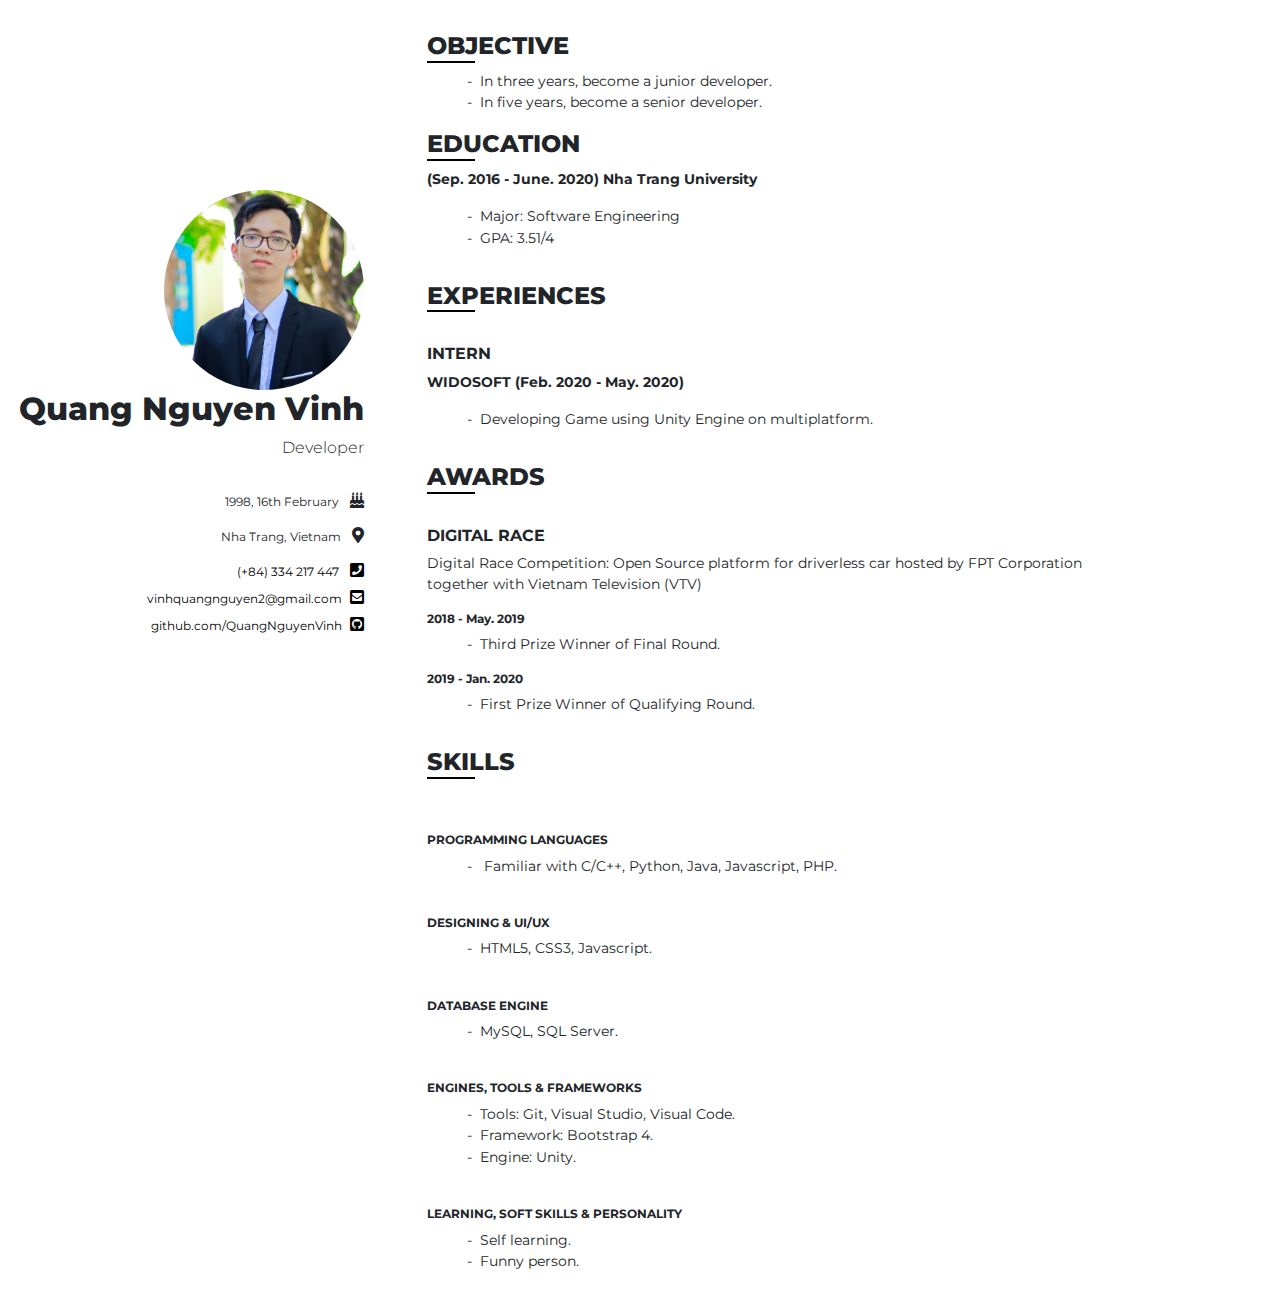
<file: index_cv.html>
<!DOCTYPE html>
<html>
	<head>
		<title>Quang :: Developer</title>
		<meta charset="UTF-8">
		<meta name="viewport" content="width=device-width, initial-scale=1">
		<link rel='stylesheet' href="css/bootstrap.min.css">
		<link rel="stylesheet" href="https://use.fontawesome.com/releases/v5.7.2/css/all.css">
		<link rel='stylesheet' href="css/style.css">
	</head>
	<body>
		<div class="container">
			<div class="row">
				<div class="col-sm-12 col-md-4 left-panel">
					<div class="author">
						<img class="avatar" src="images/avatar3.JPG"/>
						<h1 style="size:12px;">Quang Nguyen Vinh</h1>
						<span class="author-desc">Developer</span>						
						<div class="links">
							<div class="link">
								<p>1998, 16th February <i class="fas fa-birthday-cake"></i></p>
							</div>
							<div class="link">
								<p>Nha Trang, Vietnam <i class="fas fa-map-marker-alt"></i></p>
							</div>
							<div class="link">
								<a href="tel:+84334217447">(+84) 334 217 447 <i class="fas fa-phone-square"></i></a>
							</div>
							<div class="link">
								<a href="mailto:vinhquangnguyen2@gmail.com">vinhquangnguyen2@gmail.com<i class="fas fa-envelope-square"></i></a>
							</div>
							<div class="link">
								<a href="github.com/QuangNguyenVinh">github.com/QuangNguyenVinh<i class="fab fa-github-square"></i></a>
							</div>
						</div>
					</div>
				</div>
				<div class="col-sm-12 col-md-8 right-panel">
					<div class="content">
						<div class="objective">
							<h1>OBJECTIVE</h1>
							<ul class="abilities">
								<li>In three years, become a junior developer.</li>
								<li>In five years, become a senior developer.</li>
							</ul>
						</div>					
						<div class="education">
							<h1>EDUCATION</h1>
							<p><b>(Sep. 2016 - June. 2020) Nha Trang University</b></p>
							<ul class="abilities">
								<li>Major: Software Engineering</li>
								<li>GPA: 3.51/4</li>
							</ul>
						</div>
						<div class="experiences">
							<h1>experiences</h1>
							<div class="list">
								<div class="project">
									<!--<h2>FREELANCER (2018 - CURRENT)</h2>
									<div class="project-date">Nov. 2017 - Jan. 2018</div>
									<p class="project-description">									
									<h3>Web Platform</h3>
									<ul class="abilities">
										<li>Developing Responsive Websites using CSS3, HTML5 and Javascript.</li>
										<!--<li>Developing Web-based & Cross-platform Applications.</li>
									</ul>
									</p>-->																	
									<!--<p class="project-description">									
									<h3>Mobile Platform</h3>
									<ul class="abilities">
										<li>Developing Web-based apps with Cordova.</li>
										<li>Developing Native apps with Java.</li>
									</ul>
									</p>-->
									<!--<p class="project-description">-->
									<h2>INTERN</h2>
									<p><b>WIDOSOFT (Feb. 2020 - May. 2020)</b></p>
									<ul class="abilities">
										<li>Developing Game using Unity Engine on multiplatform.</li>
									</ul>
									<!--</p>-->
								</div>
							</div>
						</div>
						<div class="projects">
							<h1>AWARDS</h1>
							<div class="list" id="projects-list">
								<div class="project">
									<h2>Digital Race</h2>
									<p class="project-description">Digital Race Competition: Open Source platform for driverless car hosted by FPT Corporation together with Vietnam Television (VTV) </p>
									<h3>2018 - May. 2019</h3>
									<ul class="abilities">
										<li>Third Prize Winner of Final Round.</li>
									</ul>
									<h3>2019 - Jan. 2020</h3>
									<ul class="abilities">
										<li>First Prize Winner of Qualifying Round.</li>
									</ul>
								</div>
							</div>
						</div>						
						<div class="skills">
							<h1>skills</h1>
							<div class="list">
								<div class="project">
									<p class="project-description">									
									<h3>PROGRAMMING LANGUAGES</h3>
									<ul class="abilities">
										<li> Familiar with C/C++, Python, Java, Javascript, PHP.</li>
									</ul>
									</p>									
									<p class="project-description">									
									<h3>DESIGNING & UI/UX</h3>
									<ul class="abilities">
										<li>HTML5, CSS3, Javascript.</li>
									</ul>
									</p>									
									<p class="project-description">									
									<h3>DATABASE ENGINE</h3>
									<ul class="abilities">
										<li>MySQL, SQL Server.</li>
									</ul>
									</p>									
									<p class="project-description">									
									<h3>ENGINES, TOOLS & FRAMEWORKS</h3>
									<ul class="abilities">
										<li>Tools: Git, Visual Studio, Visual Code.</li>
										<li>Framework: Bootstrap 4.</li>
										<li>Engine: Unity.</li>
									</ul>
									</p>									
									<p class="project-description">									
									<h3>LEARNING, SOFT SKILLS & PERSONALITY</h3>
									<ul class="abilities">
										<li>Self learning.</li>
										<li>Funny person.</li>
									</ul>
									</p>								
								</div>
							</div>
						</div>
					</div>
				</div>
			</div>
		</div>
		<script src="https://code.jquery.com/jquery-3.4.1.min.js"></script>
		<script src="js/bootstrap.min.js"></script>	
		<script src="js/index.js"></script>	
	</body>
</html>
</file>
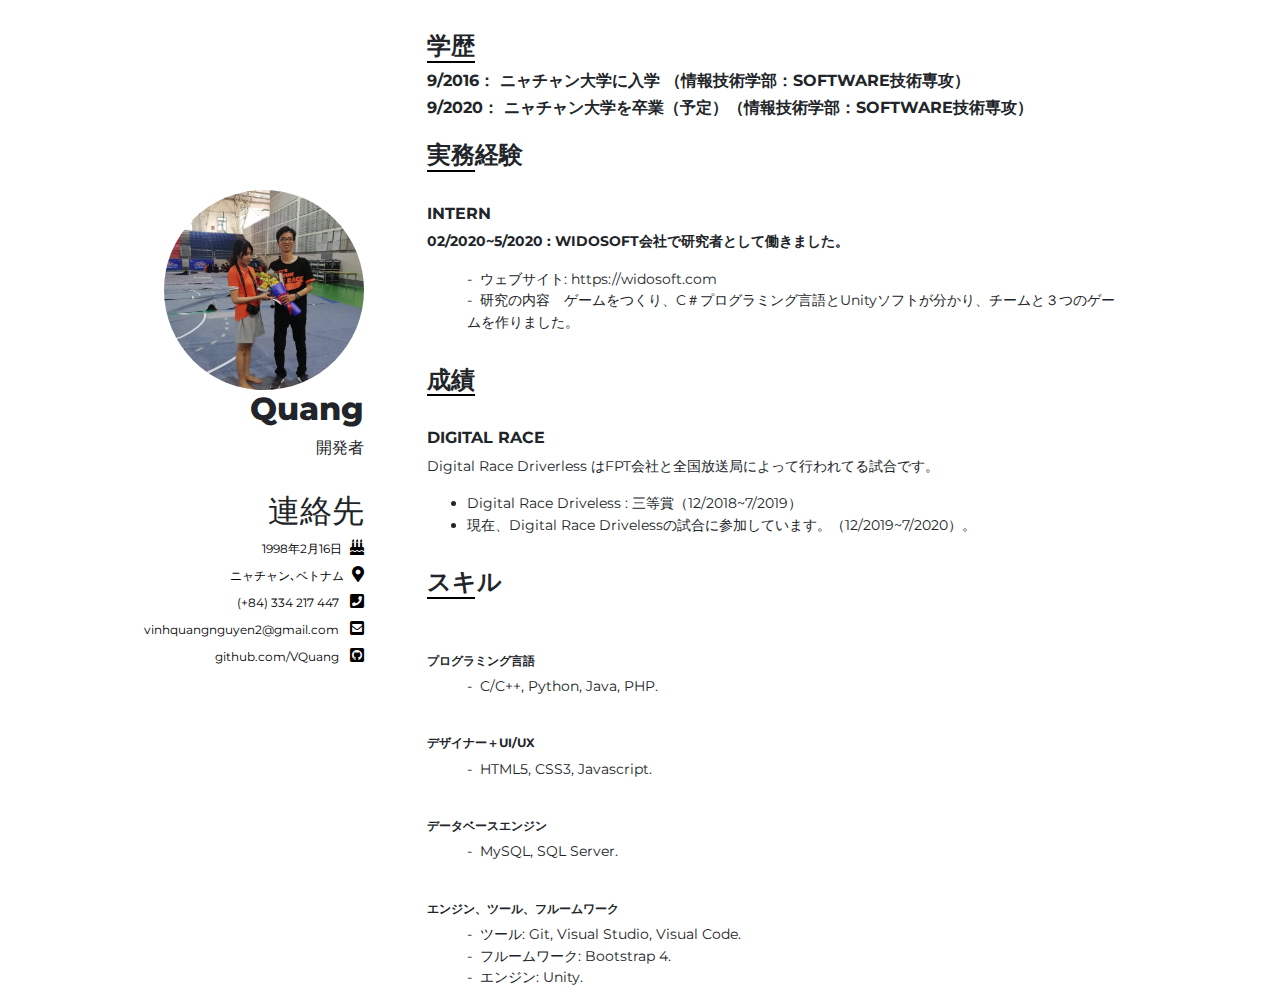
<file: index_jap.html>
<!DOCTYPE html>
<html>
	<head>
		<title>Quang :: Developer</title>
		<meta charset="UTF-8">
		<meta name="viewport" content="width=device-width, initial-scale=1">
		<link rel='stylesheet' href="css/bootstrap.min.css">
		<link rel="stylesheet" href="https://use.fontawesome.com/releases/v5.7.2/css/all.css">
		<link rel='stylesheet' href="css/style.css">
	</head>
	<body>
		<div class="container">
			<div class="row">
				<div class="col-sm-12 col-md-4 left-panel">
					<div class="author">
						<img class="avatar" src="images/avatar.jpg"/>
						<h1>Quang</h1>
						<span class="author-desc">開発者</span>						
						<div class="links">
							<h2>連絡先</h2>
							<div class="link">
								<a href="#">1998年2月16日<i class="fas fa-birthday-cake"></i></a>
							</div>
							<div class="link">
								<a href="#">ニャチャン､ベトナム<i class="fas fa-map-marker-alt"></i></a>
							</div>
							<div class="link">
								<a href="tel:+84845009883">(+84) 334 217 447 <i class="fas fa-phone-square"></i></a>
							</div>
							<div class="link">
								<a href="mailto:vinhquangnguyen2@gmail.com">vinhquangnguyen2@gmail.com <i class="fas fa-envelope-square"></i></a>
							</div>
							<div class="link">
								<a href="https://github.com/VQuang">github.com/VQuang <i class="fab fa-github-square"></i></a>
							</div>
						</div>
					</div>
				</div>
				<div class="col-sm-12 col-md-8 right-panel">
					<div class="content">
						<div class="education">
							<h1>学歴</h1>
							<h2>9/2016： ニャチャン大学に入学 （情報技術学部：Software技術専攻）</h2>
							<h2>9/2020： ニャチャン大学を卒業（予定）（情報技術学部：Software技術専攻）</h2>
						</div>
						<div class="experiences">
							<h1>実務経験</h1>
							<div class="list">
								<div class="project">
									<h2>INTERN</h2>
									<p><b>02/2020~5/2020 : WIDOSOFT会社で研究者として働きました。</b></p>
									<ul class="abilities">
										<li>ウェブサイト: https://widosoft.com</li>
										<li>研究の内容　ゲームをつくり、C＃プログラミング言語とUnityソフトが分かり、チームと３つのゲームを作りました。</li>
									</ul>
									<!--</p>-->
								</div>
							</div>
						</div>
						<div class="projects">
							<h1>成績</h1>
							<div class="list" id="projects-list">
								<div class="project">
									<h2>Digital Race</h2>
									<p class="project-description">Digital Race Driverless はFPT会社と全国放送局によって行われてる試合です。</p>
									<ul>
										<li>Digital Race Driveless : 三等賞（12/2018~7/2019）</li>
										<li>		現在、Digital Race Drivelessの試合に参加しています。（12/2019~7/2020）。</li>

									</ul>
								</div>
							</div>
						</div>						
						<div class="skills">
							<h1>スキル</h1>
							<div class="list">
								<div class="project">
									<p class="project-description">									
									<h3>プログラミング言語</h3>
									<ul class="abilities">
										<li>C/C++, Python, Java, PHP.</li>
									</ul>
									</p>									
									<p class="project-description">									
									<h3>デザイナー＋UI/UX</h3>
									<ul class="abilities">
										<li>HTML5, CSS3, Javascript.</li>
									</ul>
									</p>									
									<p class="project-description">									
									<h3>データベースエンジン</h3>
									<ul class="abilities">
										<li>MySQL, SQL Server.</li>
									</ul>
									</p>									
									<p class="project-description">									
									<h3>エンジン、ツール、フルームワーク</h3>
									<ul class="abilities">
										<li>ツール: Git, Visual Studio, Visual Code.</li>
										<li>フルームワーク: Bootstrap 4.</li>
										<li>エンジン: Unity.</li>
									</ul>
									</p>																	
								</div>
							</div>
						</div>
					</div>
					<!--<div class="footer">						Designed by MonokaiJs (omfg.vn)					</div>-->
				</div>
			</div>
		</div>
		<script src="https://code.jquery.com/jquery-3.4.1.min.js"></script>
		<script src="js/bootstrap.min.js"></script>	
		<script src="js/index.js"></script>	
	</body>
</html>
</file>
<file: css/style.css>
@import "https://fonts.googleapis.com/css?family=Montserrat:500,500i,600,600i,700,700i,800,800i,900,900i";
body {
	font-family: 'Montserrat';
	width: 100%;
	height: 100%
}

.container {
	margin: 0
}

.left-panel {
	padding: 1rem;
	height: 100%;
  min-height: 500px;
	text-align: right;
}

.left-panel h1 {
	font-size: 2rem;
	font-weight: 800
}
.avatar {
  border-radius: 50%;
  width: 200px; 
  height: 200px;
}
.author {
	margin-top: 50%
}

.author-desc {
	display: block;
	font-weight: 300
}

.links {
	margin-top: 2rem
}

.links .link {
	margin-top: .5rem;
	display: block;
	font-size: .75rem
}

.links .link a {
	color: #000
}

.links .link i {
	font-size: 1rem;
	margin-left: .5rem
}

.right-panel .content {
	margin-left: 2rem;
	font-size: .9rem;
	margin-top: 2rem
}

.right-panel h1 {
	text-transform: uppercase;
	display: block;
	font-size: 1.5rem;
	font-weight: 800
}

.right-panel h1:after {
	content: "";
	display: block;
	border-bottom: 2px solid #000;
	width: 3rem
}

.right-panel h2 {
	text-transform: uppercase;
	display: block;
	font-size: 1rem;
	font-weight: 700
}

.right-panel h3 {
	display: block;
	font-size: .75rem;
	font-weight: 700
}

.right-panel .projects {
	padding-top: 1rem
}

.right-panel .list {
	margin-top: 1rem
}

.right-panel .list .project {
	padding-top: 1rem
}

.project .project-date {
	font-weight: 400;
	font-size: .75rem;
	margin-bottom: 1rem
}

.project .project-description {
	display: inline-block
}

.right-panel .experiences {
	padding-top: 1rem
}

.abilities {
	list-style-type: none
}

.abilities li:before {
	content: "-";
	padding-right: .5rem;
	display: inline-block
}

.right-panel .skills {
	padding-top: 1rem
}

.right-panel .footer {
	padding: 1rem;
	text-align: right;
	font-weight: 700;
	font-size: .75rem;
	margin-top: 2rem
}
</file>
